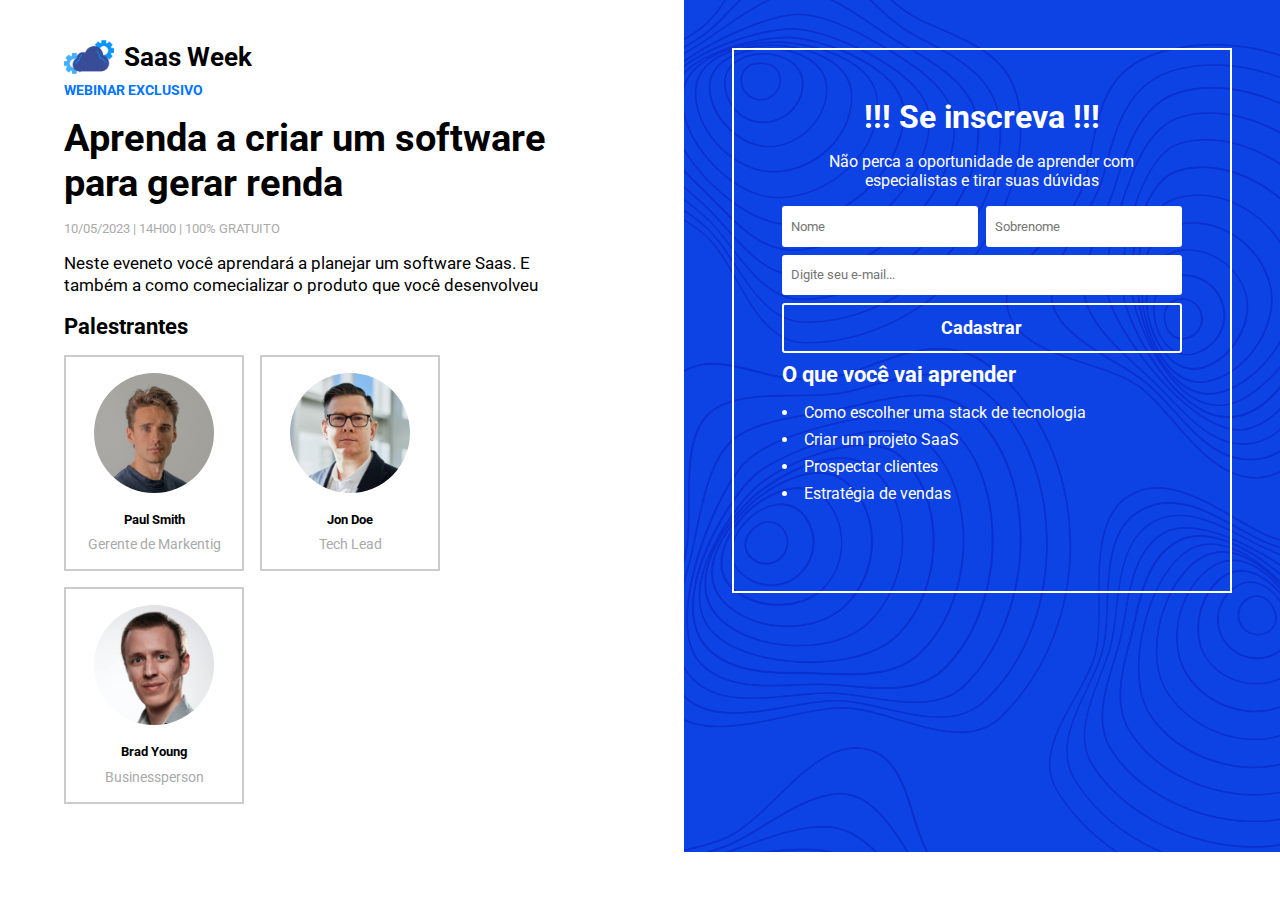
<file: Aula Prática/index.html>
<!DOCTYPE html>
<html lang="en">
<head>
    <meta charset="UTF-8">
    <meta http-equiv="X-UA-Compatible" content="IE=edge">
    <meta name="viewport" content="width=device-width, initial-scale=1.0">
    <title>Webinar de TI</title>
    <!-- Google Fonts -->
    <link 
        rel="preconnect" 
        href="https://fonts.googleapis.com"
    >
    <link 
        rel="preconnect" 
        href="https://fonts.gstatic.com" crossorigin
    >
    <link 
        href="https://fonts.googleapis.com/css2?family=Open+Sans:ital,wght@0,300;0,400;0,500;0,600;0,700;0,800;1,300;1,400;1,500;1,600;1,700;1,800&family=Roboto:ital,wght@0,100;0,300;0,400;0,500;0,700;0,900;1,100;1,300;1,400;1,500;1,700;1,900&display=swap" 
        rel="stylesheet"
    >
    <!-- Estilos -->
    <link rel="stylesheet" href="css/styles.css">
</head>
<body>
    <div id="about-container">

        <div id="brand">
            <img src="img/saasweeklogo.png" alt="Saas Week">
            <h1>Saas Week</h1>
        </div>
        <p id="exclusive">Webinar Exclusivo</p>
        <h2>Aprenda a criar um software para gerar renda</h2>
        <p id="date">10/05/2023 | 14h00 | 100% Gratuito</p>
        <p id="description">
            Neste eveneto você aprendará a planejar um software Saas. E também a como 
            comecializar o produto que você desenvolveu 
        </p>
        <h4>Palestrantes</h4>
        <div id="users-container">
            <div class="user-card">
                <img src="img/user_1.jpg" alt="Paul Smith">
                <p class="user-name">Paul Smith</p>
                <p class="user-role">Gerente de Markentig</p>
            </div>
            <div class="user-card">
                <img src="img/user_2.jpg" alt="Jon Doe">
                <p class="user-name">Jon Doe</p>
                <p class="user-role">Tech Lead</p>
            </div>
            <div class="user-card">
                <img src="img/user_3.jpg" alt="Brad Young">
                <p class="user-name">Brad Young</p>
                <p class="user-role">Businessperson</p>
            </div>
        </div>

    </div>
    <div id="form-container">
        <div id="form-inner">
            <h3>!!! Se inscreva !!!</h3>
            <p>Não perca a oportunidade de aprender com especialistas e tirar suas dúvidas</p>
            <form id="register-form">
                <div id="name-container">
                    <input type="text" name="name" id="name" placeholder="Nome"/>
                    <input type="text" name="lastname" id="lastname" placeholder="Sobrenome"/>
                </div>
                <input type="email" name="email" id="email" placeholder="Digite seu e-mail..."/>
                <input type="submit" value="Cadastrar"/>
                <div id="benefits">
                    <h4>O que você vai aprender</h4>
                    <ul>
                        <li>Como escolher uma stack de tecnologia</li>
                        <li>Criar um projeto SaaS</li>
                        <li>Prospectar clientes</li>
                        <li>Estratégia de vendas</li>
                    </ul>
                </div>
            </form>
        </div>
    </div>
</body>
</html>
</file>
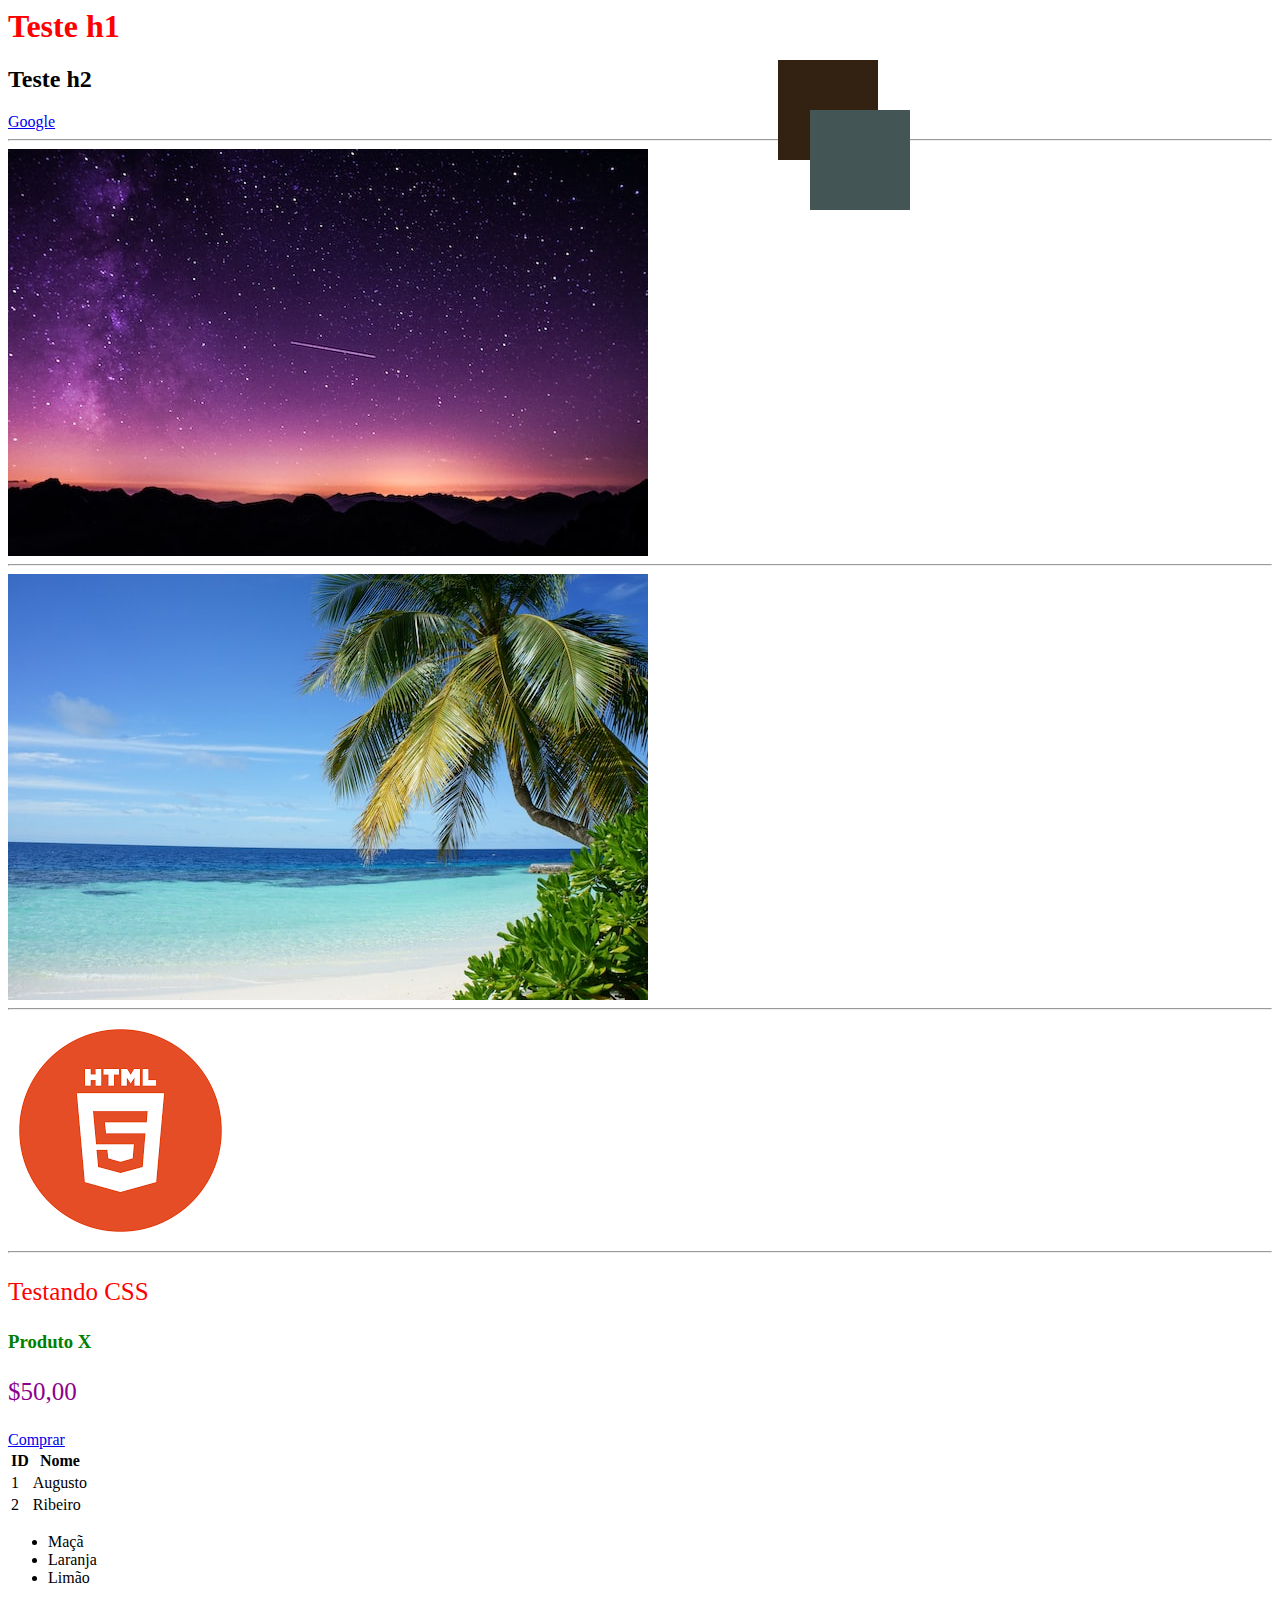
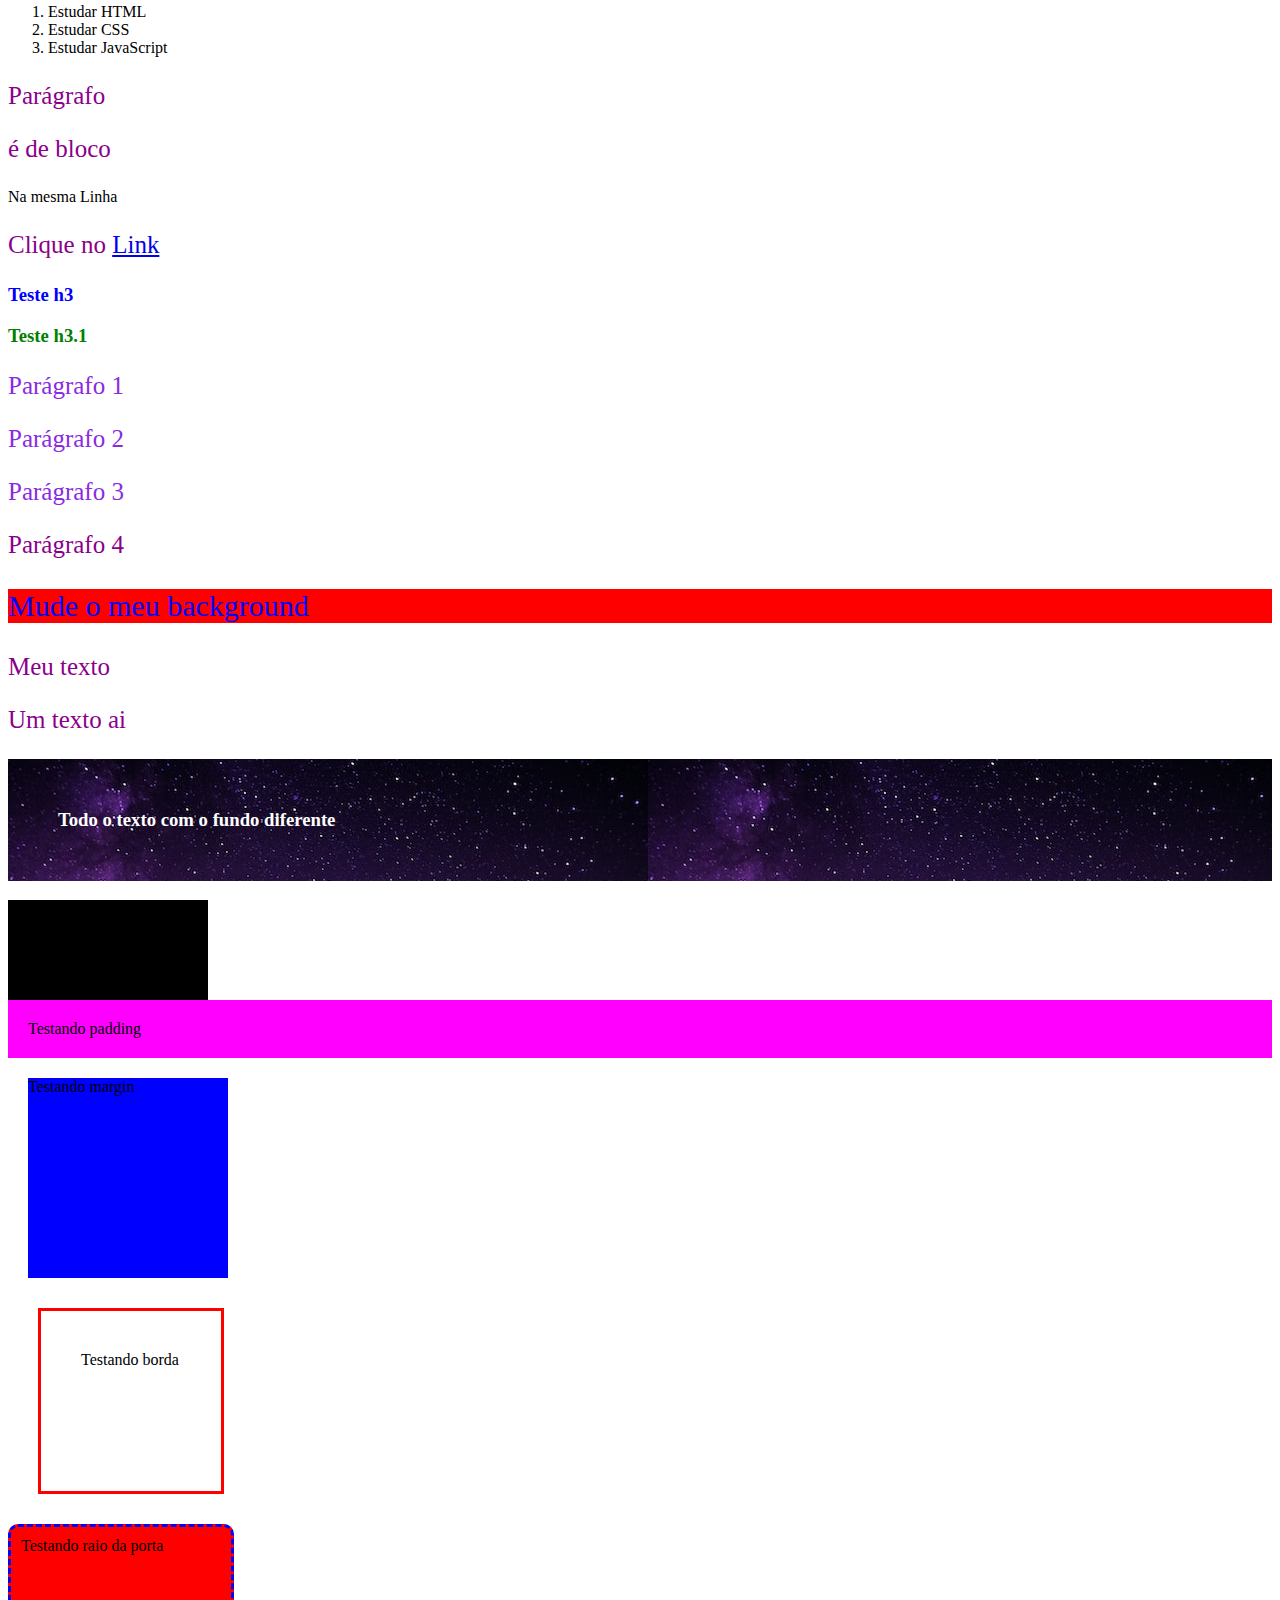
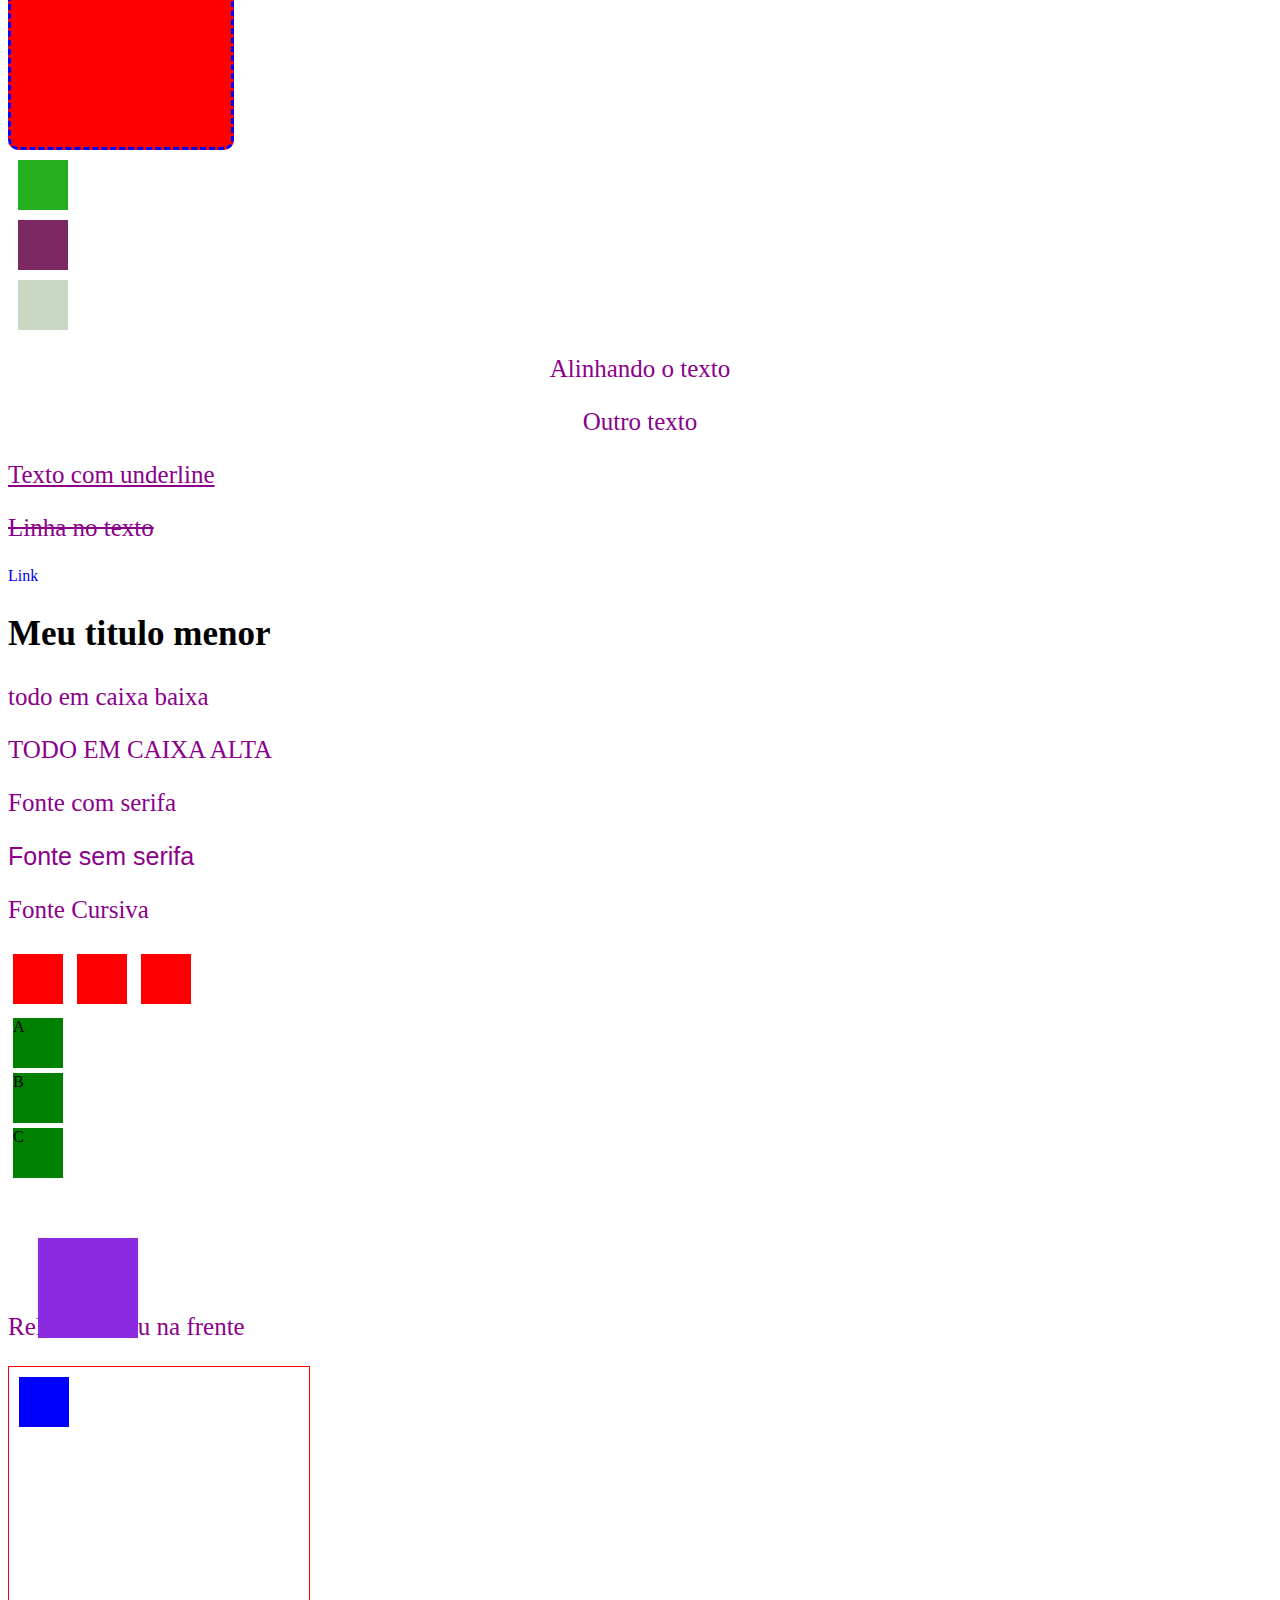
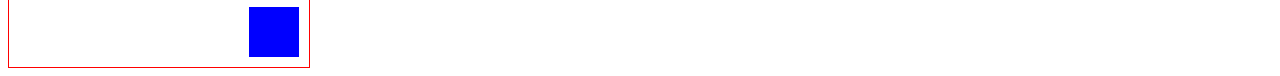
<file: Aula Teórica/index.html>
<html>
    <head>
        <title>Curso de HTML e CSS</title>
        <link rel="stylesheet" href="css/styles.css"/>
    </head>
    <body>
        <h1>Teste h1</h1>
        <h2>Teste h2</h2>

        <a href="https://www.google.com/"> Google</a>

        <hr/>
        <img src="img/meteoro.jpg"/>
        <hr/>
        <img src="img/praia.jpg" alt="Praia"/>
        <hr/>
        <img 
            src="[data-uri]"
            alt="Logo HTML"
        />
        <hr/>

        <p style="color: red;">Testando CSS</p>

        <div>
            <h3>Produto X</h3>
            <p>$50,00</p>
            <a href="#">Comprar</a>
        </div>

        <table>
            <thead>
                <tr>
                    <th>ID</th>
                    <th>Nome</th>
                </tr>
            </thead>
            <tbody>
                <tr>
                    <td>1</td>
                    <td>Augusto</td>
                </tr>
                <tr>
                    <td>2</td>
                    <td>Ribeiro</td>
                </tr>
            </tbody>
        </table>

        <ul>
            <li>Maçã</li>
            <li>Laranja</li>
            <li>Limão</li>
        </ul>
        <ol>
            <li>Estudar HTML</li>
            <li>Estudar CSS</li>
            <li>Estudar JavaScript</li>
        </ol>

        <p>Parágrafo</p>
        <p>é de bloco</p>
        <span>Na mesma</span>
        <span>Linha</span>

        <p>Clique no <a href="#">Link</a></p>

        <h3 id="title">Teste h3</h3>
        <h3>Teste h3.1</h3>

        <p class="text">Parágrafo 1</p>
        <p class="text">Parágrafo 2</p>
        <p class="text">Parágrafo 3</p>
        <p>Parágrafo 4</p>

        <p class="background"> Mude o meu background</p>

        <p>Meu texto</p>
        <p class="title-small">Um texto ai</p>

        <h3 class="background-image"> Todo o texto com o fundo diferente</h3>

        <div id="width-height"></div>

        <div id="padding">Testando padding</div>

        <div id="margin"> Testando margin</div>

        <div id="border"> Testando borda</div>

        <div id="border-radius"> Testando raio da porta </div>

        <div id="hex"></div>
        <div id="rgb"></div>
        <div id="hsl"></div>

        <div id="center">
            <p>Alinhando o texto</p>
            <P>Outro texto</P>
        </div>

        <p id="underline"> Texto com underline</p>
        <p id="line">Linha no texto</p>
        <a href="#" id="sem-underline">Link</a>

        <h2 id="fonte-pequena">Meu titulo menor</h2>

        <p id="lower">TODO EM CAIXA BAIXA</p>
        <p id="upper">todo em caixa alta</p>

        <p id="serif">Fonte com serifa</p>
        <p id="sans-serif">Fonte sem serifa</p>
        <p id="cursive">Fonte Cursiva</p>

        <div class="inline"></div>
        <div class="inline"></div>
        <div class="inline"></div>

        <span class="block">A</span>
        <span class="block">B</span>
        <span class="block">C</span>

        <p id="none">Estou invisivel</p>

        <div id="relative"></div>
        <p>Relativo ficou na frente</p>

        <div id="absolute"></div>

        <div id="fixed"></div>
        <div id="relative-2">
            <div id="absolute-1"></div>
            <div id="absolute-2"></div>
        </div>

    </body>
</html>
</file>
<file: Aula Prática/css/styles.css>
/* Geral */
* {
    margin: 0;
    padding: 0;
    box-sizing: border-box;
    font-family: "Roboto";
}
body {
    display: flex;
    flex-wrap: wrap;
}

/* Apresentação do Evento */
#about-container {
    flex: 1.4;
    padding: 2rem 4rem;
    font-size: 0.8rem;
    margin-bottom: 1rem;
}

#brand {
    display: flex;
    align-items: center;
}

#brand img {
    height: 50px;
    margin-right: 0.6rem;
}

#exclusive {
    text-transform: uppercase;
    color: #0075ff;
    font-weight: bold;
    font-size: 0.9rem;
    margin-bottom: 1rem;
}

#about-container h2 {
    font-size: 2.4rem;
    max-width: 500px;
    margin-bottom: 1rem;
}

#date {
    text-transform: uppercase;
    color: #aaa;
    margin-bottom: 1rem;
}

#description {
    max-width: 500px;
    margin-bottom: 1rem;
    line-height: 1.4rem;
    font-size: 17px;
}

#about-container h4 {
    font-size: 1.4rem;
    margin-bottom: 1rem;
}

#users-container {
    display: flex;
    flex-wrap: wrap;
    gap: 1rem;
}

.user-card {
    border: 2px solid #ccc;
    padding: 1rem;
    width: 180px;
    text-align: center;
}

.user-card img {
    width: 120px;
    border-radius: 50%;
    margin-bottom: 1rem;
}

.user-card .user-name {
    font-weight: bold;
    margin-bottom: 0.6rem;
}

.user-card .user-role {
    color: #AAA;
    font-size: 0.9rem;
}

/* Formulário */
#form-container {
    flex: 1;
    background-image: url("../img/pattern.png");
    background-size: cover;
    color: #fff;
}

#form-inner {
    margin: 3rem;
    padding: 3rem;
    border: 2px solid #fff ;
    text-align: center;
    display: flex;
    flex-direction: column;
    align-items: center;
}

#form-inner h3 {
    font-size: 2rem;
    margin-bottom: 1rem;
}

#form-inner p {
    margin-bottom: 1rem;
}

#register-form {
    display: flex;
    flex-direction: column;
    gap: 0.5rem;
    margin-bottom: 2rem;
}

#name-container {
    display: flex;
    gap: 0.5rem;
}

#register-form input {
    padding: 0.8rem 0.6rem;
    border: none;
    border-radius: 3px;
}

#email {
    min-width: 100%;
}

#register-form  input[type="submit"] {
    background-color: transparent;
    color: #fff;
    border: 2px solid #fff;
    font-size: 1.1rem;
    font-weight: bold;
    cursor: pointer;
    transition: 0.4s;
}

#register-form  input[type="submit"]:hover {
  background-color: #fff;
  color: #0075ff;
}

#benefits {
    text-align: left;
    align-self: flex-start;
}

#benefits h4 {
    font-size: 1.4rem;
    margin-bottom: 1rem;
}

#benefits ul {
    list-style-position: inside;
}

#benefits li {
    margin-bottom: 0.5rem;
}

/* Responsivo*/

@media (max-width: 450px) {
    body {
       flex-direction: column;
    }

    #about-container {
        padding: 2rem;
        padding-bottom: 0;
    }

    #about-container h2 {
        font-size: 3rem;
    }

    #exclusive,
    #date {
        font-size: 1.4rem;
    }

    #description {
        font-size: 1.6rem;
        line-height: 2.2rem;
    }

    #users-container {
        flex-direction: column;
    }

    #about-container h4 {
        font-size: 2rem;
    }

    .user-card {
        width: 100%;
        padding: 2rem;
    }

    .user-card img {
        width: 180px;
    }

    .user-card .user-name {
        font-size: 1.6rem;
    }

    .user-card .user-role {
        font-size: 1.4rem;
    }

    #form-inner {
        padding: 2rem;
        margin: 2rem;
    }

    #register-form,
    #name-container {
        gap: 1rem;
    }
}
</file>
<file: Aula Teórica/css/styles.css>
h1 {
    color: red;
}

h3 {
    color: green;
}

#title {
    color: blue;
}

.text {
    color: blueviolet;
}

.background {
    background-color: red;
    color: blue;
    font-size: 30px;
}

p, .title-small {
    color: darkmagenta;
}

.title-small {
    font-size: 25px;
}

.background-image{
    background-image: url("../img/meteoro.jpg");
    padding:50px;
    color: white;
}

#width-height {
    width: 200px;
    height: 100px;
    background-color: black;
}

#padding {
    background-color: magenta;
    padding: 20px;
}

#margin {
    background-color: blue;
    width: 200px;
    height: 200px;
    margin: 20px;
}

#border {
    border: 3px solid red;
    width: 100px;
    height: 100px;
    padding: 40px;
    margin: 30px;
}

#border-radius {
    width: 200px;
    height: 200px;
    background-color: red;
    border: 3px dashed blue;
    border-radius: 10px;
    padding: 10px;
}

#rgb, 
#hsl, 
#hex {
    width: 50px;
    height: 50px;
    margin: 10px;
} 

#hex {
    background-color: #25af1e;
}

#rgb {
    background-color: rgb(123,40,99);
}

#hsl{
    background-color: hsl(100,20%,80%);
}

#center {
    text-align: center;
}

p {
    font-size: 25px;
}

#underline {
    text-decoration: underline;
}

#line {
    text-decoration: line-through;
}

#sem-underline {
    text-decoration: none;
}

#fonte-pequena{
    font-size: 35px;
}

#upper {
    text-transform: uppercase;
}

#lower {
    text-transform: lowercase;
}

#serif {
    font-family: Georgia;
}

#sans-serif {
    font-family: Helvetica;
}

#cursive {
    font-family: cursive;
}

.inline {
    width: 50px;
    height: 50px;
    background-color: red;
    margin: 5px;
    display: inline-block
}

.block {
    width: 50px;
    height: 50px;
    background-color: green;
    margin: 5px;
    display: block;
}

#none {
    display: none;
}

#relative  {
    width: 100px;
    height: 100px;
    margin: 10px;
}

#relative{
    background-color: blueviolet;
    position: relative;
    top: 50px;
    left: 20px;
}

#absolute  {
    width: 100px;
    height: 100px;
    margin: 10px;
}

#absolute {
    background-color: #321;
    position: absolute;
    top: 50px;
    left: 60%;
}

#fixed {
    width: 100px;
    height: 100px;
    margin: 10px;
}
#fixed {
    background-color: #455;
    position: fixed;
    top: 100px;
    left: 800px;
}

#relative-2 {
    width: 300px;
    height: 300px;
    border: 1px solid red;
    position: relative;
}

#absolute-1, #absolute-2{
    width: 50px;
    height: 50px;
    background-color: blue;
    position: absolute;
}

#absolute-1{
    top: 10px;
    left: 10px;
}

#absolute-2 {
    bottom: 10px;
    right: 10px;
}
</file>
